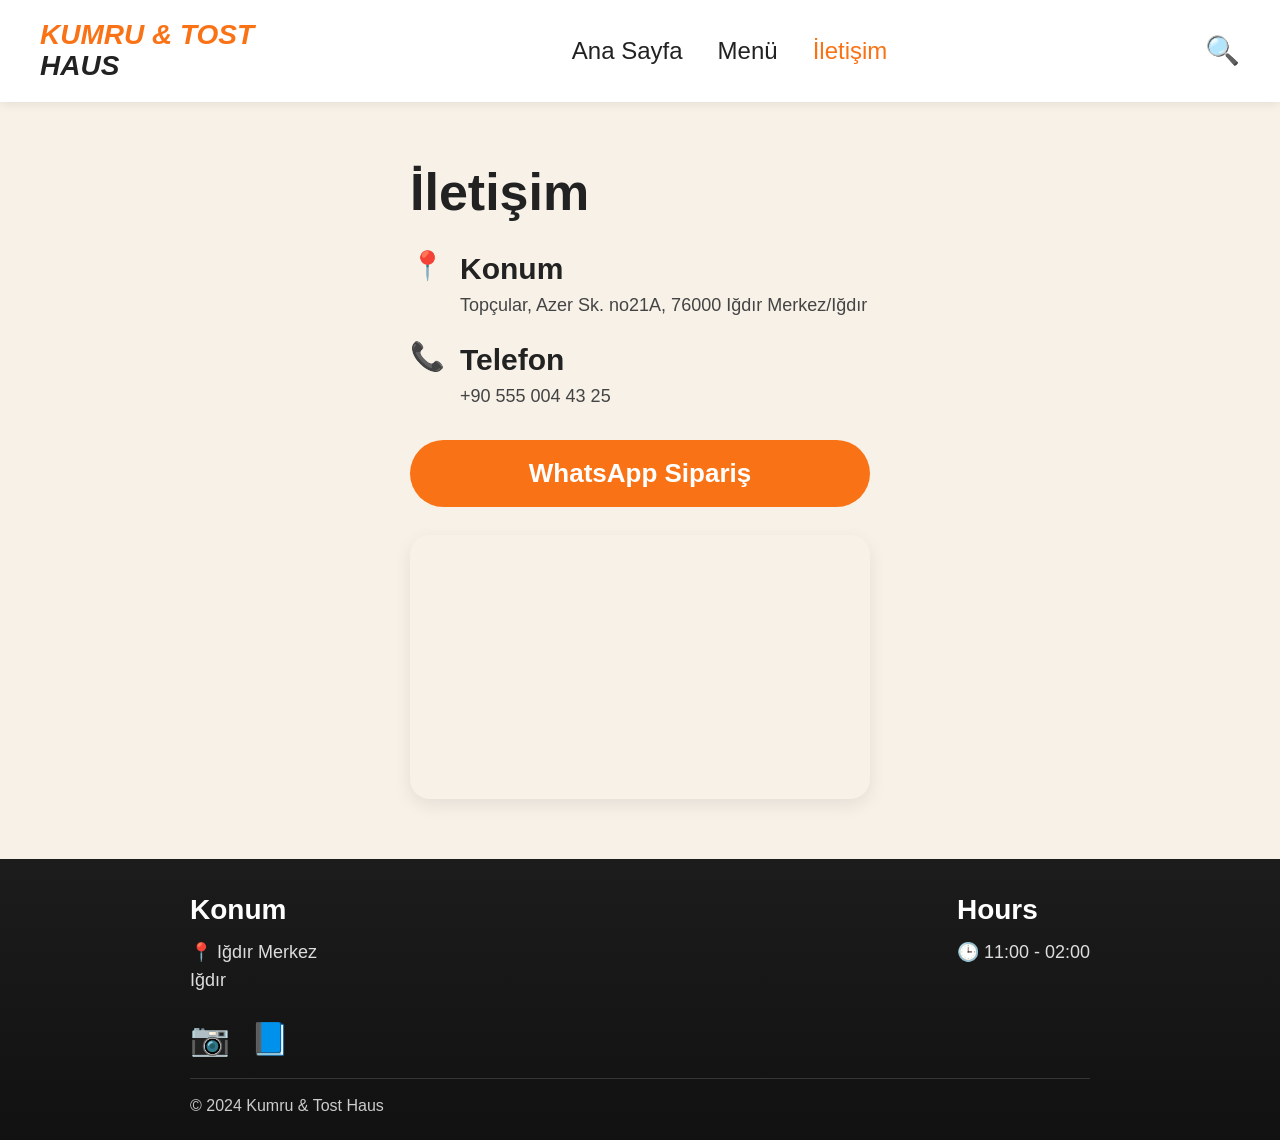
<file: contact.html>
<!DOCTYPE html>
<html lang="tr">
<head>
  <meta charset="UTF-8">
  <meta name="viewport" content="width=device-width, initial-scale=1.0">
  <title>İletişim - Kumru & Tost Haus</title>
  <link rel="stylesheet" href="css/style.css">
</head>
<body>

  <nav class="navbar">
    <div class="logo">
      <span class="orange">KUMRU & TOST</span><br>
      <span class="black">HAUS</span>
    </div>

    <ul class="nav-links">
      <li><a href="index.html">Ana Sayfa</a></li>
      <li><a href="menu.html">Menü</a></li>
      <li><a href="contact.html" class="active">İletişim</a></li>
    </ul>

    <div class="search-icon">🔍</div>
  </nav>

  <section class="contact-page">
    <div class="contact-card">
      <h1 class="contact-title">İletişim</h1>

      <div class="contact-info-list">
        <div class="contact-info-item">
          <div class="contact-icon">📍</div>
          <div>
            <h3>Konum</h3>
            <p>Topçular, Azer Sk. no21A, 76000 Iğdır Merkez/Iğdır</p>
          </div>
        </div>

        <div class="contact-info-item">
          <div class="contact-icon">📞</div>
          <div>
            <h3>Telefon</h3>
            <p>+90 555 004 43 25</p>
          </div>
        </div>
      </div>

      <a href="https://wa.me/905550044325" class="whatsapp-btn" target="_blank">
        WhatsApp Sipariş
      </a>

      <div class="map-box">
        <iframe
          src="https://www.google.com/maps?q=Igdir+Merkez&output=embed"
          width="100%"
          height="260"
          style="border:0;"
          allowfullscreen=""
          loading="lazy">
        </iframe>
      </div>
    </div>
  </section>

  <footer class="contact-footer">
    <div class="footer-content">
      <div class="footer-box">
        <h3>Konum</h3>
        <p>📍 Iğdır Merkez<br>Iğdır</p>
      </div>

      <div class="footer-box">
        <h3>Hours</h3>
        <p>🕒 11:00 - 02:00</p>
      </div>
    </div>

    <div class="social-icons">
      <a href="#">📷</a>
      <a href="#">📘</a>
    </div>

    <div class="footer-copy">
      © 2024 Kumru & Tost Haus
    </div>
  </footer>

</body>
</html>
</file>
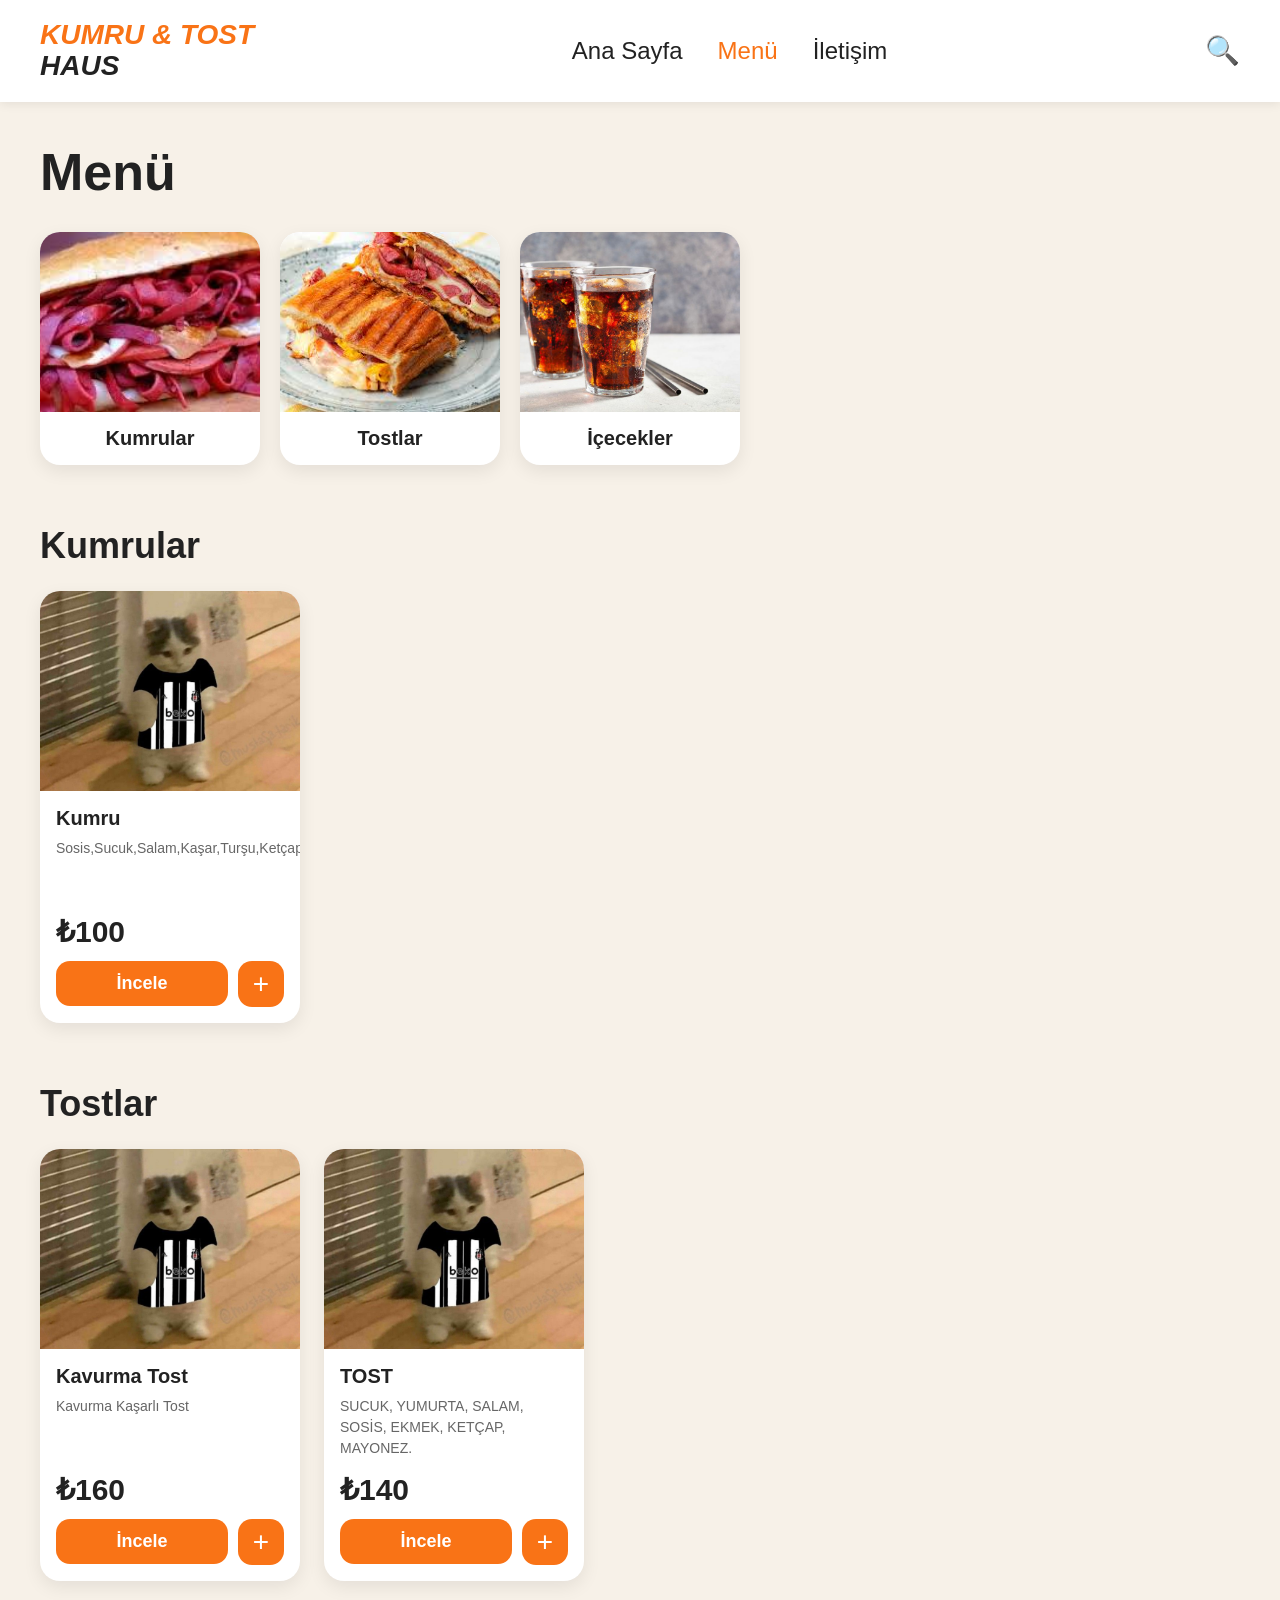
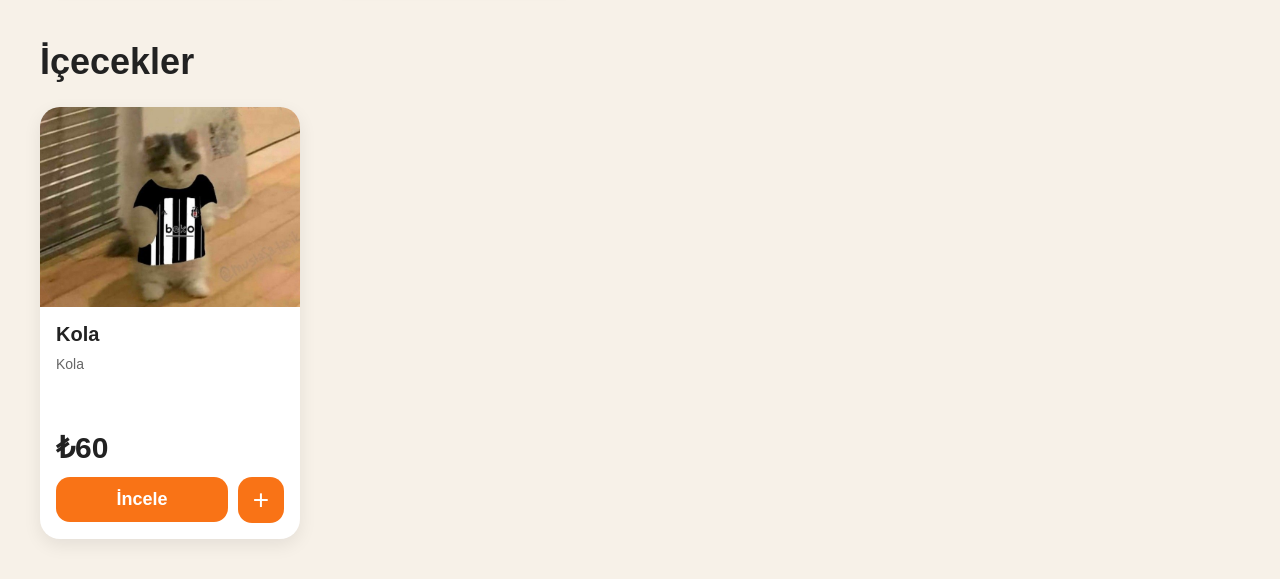
<file: menu.html>
<!DOCTYPE html>
<html lang="tr">
<head>
  <meta charset="UTF-8">
  <meta name="viewport" content="width=device-width, initial-scale=1.0">
  <title>Menü - Kumru & Tost Haus</title>
  <link rel="stylesheet" href="css/style.css">
  <script src="https://identity.netlify.com/v1/netlify-identity-widget.js"></script>
</head>
<body>

  <nav class="navbar">
    <div class="logo">
      <span class="orange">KUMRU & TOST</span><br>
      <span class="black">HAUS</span>
    </div>

    <ul class="nav-links">
      <li><a href="index.html">Ana Sayfa</a></li>
      <li><a href="menu.html" class="active">Menü</a></li>
      <li><a href="contact.html">İletişim</a></li>
    </ul>

    <div class="search-icon">🔍</div>
  </nav>

  <section class="menu-page">
    <h1 class="menu-title">Menü</h1>

    <div class="category-grid">
      <a href="#kumrular" class="category-card">
        <div class="category-image placeholder-box">
          <img src="imagess/kkumru_resmi.jpg" alt="Kumrular">
        </div>
        <h3>Kumrular</h3>
      </a>

      <a href="#tostlar" class="category-card">
        <div class="category-image placeholder-box">
          <img src="imagess/atom-tost.jpg" alt="Tostlar">
        </div>
        <h3>Tostlar</h3>
      </a>

      <a href="#icecekler" class="category-card">
        <div class="category-image placeholder-box">
          <img src="imagess/içecek.jpg" alt="İçecek">
        </div>
        <h3>İçecekler</h3>
      </a>
    </div>

    <section id="kumrular" class="menu-section">
      <h2 class="section-heading">Kumrular</h2>
      <div id="grid-kumrular" class="product-grid">
        </div>
    </section>

    <section id="tostlar" class="menu-section">
      <h2 class="section-heading">Tostlar</h2>
      <div id="grid-tostlar" class="product-grid">
        </div>
    </section>

    <section id="icecekler" class="menu-section">
      <h2 class="section-heading">İçecekler</h2>
      <div id="grid-icecekler" class="product-grid">
        </div>
    </section>

  </section>

  <script>
    document.addEventListener("DOMContentLoaded", function() {
      // JSON dosyasının yolu
      const dataUrl = "/data/menu.json";

      fetch(dataUrl)
        .then(response => {
          if (!response.ok) throw new Error("JSON dosyası bulunamadı.");
          return response.json();
        })
        .then(data => {
          // HTML'deki grid alanlarını eşleştiriyoruz
          const grids = {
            "Kumrular": document.getElementById("grid-kumrular"),
            "Tostlar": document.getElementById("grid-tostlar"),
            "İçecekler": document.getElementById("grid-icecekler")
          };

          // Gridlerin içini temizle (varsa eski statik veriler gitsin)
          Object.values(grids).forEach(grid => { if(grid) grid.innerHTML = ""; });

          // JSON içindeki "urunler" listesini dön
          if(data.urunler && Array.isArray(data.urunler)) {
            data.urunler.forEach(urun => {
              // Ürün kartı tasarımı (Senin orijinal tasarımınla aynı)
              const urunHtml = `
                <div class="product-card">
                  <div class="product-image" style="background-image: url('${urun.image}'); background-size: cover; background-position: center; min-height: 200px; display: flex; align-items: center; justify-content: center;">
                    ${urun.image ? '' : 'Görsel'}
                  </div>
                  <div class="product-info">
                    <h3>${urun.title}</h3>
                    <p>${urun.description || ''}</p>
                    <span class="product-price">₺${urun.price}</span>
                    <div class="product-actions">
                      <button class="detail-btn">İncele</button>
                      <button class="plus-btn">+</button>
                    </div>
                  </div>
                </div>
              `;

              // Ürünü doğru kategoriye yerleştir
              if (grids[urun.category]) {
                grids[urun.category].insertAdjacentHTML("beforeend", urunHtml);
              }
            });
          }
        })
        .catch(err => {
          console.error("Menü yüklenirken hata:", err);
          // Hata durumunda kullanıcıya bilgi verilebilir
        });
    });
  </script>

</body>
</html>
</file>
<file: css/style.css>
* {
  margin: 0;
  padding: 0;
  box-sizing: border-box;
  font-family: Arial, sans-serif;
}

html {
  scroll-behavior: smooth;
}

body {
  background-color: #f7f1e8;
}

/* NAVBAR */
.navbar {
  display: flex;
  justify-content: space-between;
  align-items: center;
  padding: 20px 40px;
  background-color: #ffffff;
  box-shadow: 0 2px 10px rgba(0, 0, 0, 0.08);
  position: sticky;
  top: 0;
  z-index: 1000;
}

.logo {
  font-weight: bold;
  line-height: 1.1;
  font-size: 28px;
}

.logo .orange {
  color: #f97316;
  font-style: italic;
}

.logo .black {
  color: #222;
  font-style: italic;
}

.nav-links {
  list-style: none;
  display: flex;
  gap: 35px;
}

.nav-links a {
  text-decoration: none;
  color: #222;
  font-size: 24px;
  font-weight: 500;
}

.nav-links a.active {
  color: #f97316;
}

.search-icon {
  font-size: 28px;
  cursor: pointer;
}

.hero {
  width: 100%;
  min-height: 520px;
  background-image: url("../imagess/Kumru-Ana-Foto.jpg");
  background-size: cover;
  background-position: center;
  background-repeat: no-repeat;
  position: relative;
}

.hero-overlay {
  width: 100%;
  min-height: 520px;
  background: rgba(0, 0, 0, 0.35);
  display: flex;
  align-items: center;
  padding: 0 50px;
}

.hero-content {
  max-width: 600px;
}

.hero-content h1 {
  font-size: 64px;
  line-height: 1;
  margin-bottom: 25px;
  font-weight: 800;
}

.hero-orange {
  color: #f97316;
  font-style: italic;
}

.hero-white {
  color: white;
  font-style: italic;
}

.hero-content p {
  color: white;
  font-size: 28px;
  line-height: 1.4;
  margin-bottom: 30px;
}

.hero-btn {
  display: inline-block;
  background: #f97316;
  color: white;
  text-decoration: none;
  padding: 18px 34px;
  border-radius: 40px;
  font-size: 26px;
  font-weight: 700;
}

.hero-btn:hover {
  background: #e7650f;
}

.featured {
  padding: 60px 40px;
  text-align: center;
}

.featured h2 {
  font-size: 36px;
  margin-bottom: 40px;
  color: #333;
}

.card-container {
  display: flex;
  gap: 30px;
  justify-content: center;
  flex-wrap: wrap;
}

.card {
  background: white;
  border-radius: 20px;
  overflow: hidden;
  width: 300px;
  box-shadow: 0 8px 20px rgba(0,0,0,0.1);
  transition: 0.3s;
}

.card:hover {
  transform: translateY(-8px);
}

.card img {
  width: 100%;
  height: 200px;
  object-fit: cover;
}

.card-content {
  padding: 20px;
  text-align: left;
}

.card-content h3 {
  font-size: 20px;
  margin-bottom: 8px;
}

.card-content p {
  font-size: 14px;
  color: #666;
  margin-bottom: 10px;
}

.price {
  font-size: 18px;
  font-weight: bold;
  color: #f97316;
}

/* MENU PAGE */
.menu-page {
  padding: 40px;
}

.menu-title {
  font-size: 52px;
  color: #222;
  margin-bottom: 30px;
}

.category-grid {
  display: flex;
  gap: 20px;
  flex-wrap: wrap;
  margin-bottom: 50px;
}

.category-card {
  width: 220px;
  background: white;
  border-radius: 20px;
  overflow: hidden;
  box-shadow: 0 6px 18px rgba(0, 0, 0, 0.08);
  text-decoration: none;
  display: block;
  transition: transform 0.2s ease;
}

.category-card:hover {
  transform: translateY(-4px);
}

/* Bu kısımları mevcut CSS dosyanla değiştir */

.category-image {
  width: 100%;
  height: 180px; /* Biraz daha yükseklik görselleri daha iyi gösterir */
  overflow: hidden; /* Taşmaları engeller */
}

.category-image img {
  width: 100%;
  height: 100%;
  object-fit: cover; /* Resmin basık görünmesini engeller ve alanı doldurur */
  display: block;
}

.category-card h3 {
  padding: 15px;
  font-size: 20px;
  color: #222; /* Yazıyı siyah/koyu gri yapıyoruz */
  background: transparent; /* Siyah arka planı kaldırıyoruz */
  text-align: center; /* Başlığı ortalıyoruz */
  margin: 0;
}

/* SECTION SPACING */
.menu-section {
  margin-top: 60px;
}

.section-heading {
  font-size: 36px;
  color: #222;
  margin-bottom: 24px;
}

/* PRODUCT GRID */
.product-grid {
  display: flex;
  flex-wrap: wrap;
  gap: 24px;
}

.product-card {
  width: 260px;
  background: white;
  border-radius: 20px;
  overflow: hidden;
  box-shadow: 0 6px 18px rgba(0, 0, 0, 0.08);
}

.product-image {
  width: 100%;
  height: 180px;
}

.product-info {
  padding: 16px;
}

.product-info h3 {
  font-size: 20px;
  margin-bottom: 8px;
  color: #222;
}

.product-info p {
  font-size: 14px;
  color: #666;
  margin-bottom: 12px;
  line-height: 1.5;
  min-height: 64px;
}

.product-price {
  display: block;
  font-size: 30px;
  font-weight: 700;
  color: #222;
  margin-bottom: 12px;
}

.product-actions {
  display: flex;
  align-items: center;
  justify-content: space-between;
  gap: 10px;
}

.detail-btn {
  flex: 1;
  border: none;
  background: #f97316;
  color: white;
  padding: 12px 0;
  border-radius: 14px;
  font-size: 18px;
  font-weight: 600;
  cursor: pointer;
}

.plus-btn {
  width: 46px;
  height: 46px;
  border: none;
  background: #f97316;
  color: white;
  border-radius: 14px;
  font-size: 28px;
  cursor: pointer;
}

.placeholder-box {
  display: flex;
  align-items: center;
  justify-content: center;
  background: #cfcfcf;
  color: #555;
  font-size: 20px;
  font-weight: 600;
}

/* RESPONSIVE */
@media (max-width: 900px) {
  .navbar {
    padding: 18px 20px;
  }

  .nav-links {
    gap: 20px;
  }

  .nav-links a {
    font-size: 20px;
  }

  .menu-page {
    padding: 25px 20px;
  }

  .menu-title {
    font-size: 42px;
  }
}

@media (max-width: 700px) {
  .navbar {
    flex-direction: column;
    gap: 15px;
  }

  .logo {
    text-align: center;
  }

  .nav-links {
    flex-wrap: wrap;
    justify-content: center;
  }

  .search-icon {
    display: none;
  }

  .menu-title {
    font-size: 36px;
  }

  .section-heading {
    font-size: 30px;
  }

  .category-grid,
  .product-grid {
    justify-content: center;
  }
}

/* CONTACT PAGE */
.contact-page {
  padding: 40px 20px 0;
  display: flex;
  justify-content: center;
}

.contact-card {
  width: 100%;
  max-width: 500px;
  background: #f7f1e8;
  border-radius: 20px;
  padding: 20px;
}

.contact-title {
  font-size: 52px;
  color: #222;
  margin-bottom: 30px;
}

.contact-info-list {
  display: flex;
  flex-direction: column;
  gap: 24px;
  margin-bottom: 30px;
}

.contact-info-item {
  display: flex;
  align-items: flex-start;
  gap: 15px;
}

.contact-icon {
  font-size: 28px;
  line-height: 1;
}

.contact-info-item h3 {
  font-size: 30px;
  color: #222;
  margin-bottom: 6px;
}

.contact-info-item p {
  font-size: 18px;
  color: #444;
  line-height: 1.5;
}

.whatsapp-btn {
  display: block;
  width: 100%;
  text-align: center;
  background: #f97316;
  color: white;
  text-decoration: none;
  padding: 18px 20px;
  border-radius: 40px;
  font-size: 26px;
  font-weight: 700;
  margin-bottom: 28px;
  transition: background 0.2s ease;
}

.whatsapp-btn:hover {
  background: #e7650f;
}

.map-box {
  width: 100%;
  border-radius: 20px;
  overflow: hidden;
  box-shadow: 0 6px 18px rgba(0, 0, 0, 0.08);
  margin-bottom: 0;
}

/* FOOTER */
.contact-footer {
  background: linear-gradient(180deg, #1c1c1c, #111);
  color: white;
  margin-top: 40px;
  padding: 35px 20px 25px;
}

.footer-content {
  max-width: 900px;
  margin: 0 auto 25px;
  display: flex;
  justify-content: space-between;
  gap: 30px;
  flex-wrap: wrap;
}

.footer-box h3 {
  font-size: 28px;
  margin-bottom: 12px;
}

.footer-box p {
  font-size: 18px;
  color: #ddd;
  line-height: 1.6;
}

.social-icons {
  max-width: 900px;
  margin: 0 auto 20px;
  display: flex;
  gap: 20px;
}

.social-icons a {
  color: white;
  text-decoration: none;
  font-size: 32px;
}

.footer-copy {
  max-width: 900px;
  margin: 0 auto;
  color: #ccc;
  font-size: 16px;
  border-top: 1px solid rgba(255,255,255,0.15);
  padding-top: 18px;
}

/* CONTACT RESPONSIVE */
@media (max-width: 700px) {
  .contact-title {
    font-size: 40px;
  }

  .contact-info-item h3 {
    font-size: 24px;
  }

  .contact-info-item p {
    font-size: 16px;
  }

  .whatsapp-btn {
    font-size: 22px;
    padding: 16px 18px;
  }

  .footer-box h3 {
    font-size: 24px;
  }

  .footer-box p {
    font-size: 16px;
  }

  .social-icons a {
    font-size: 28px;
  }
}
</file>
